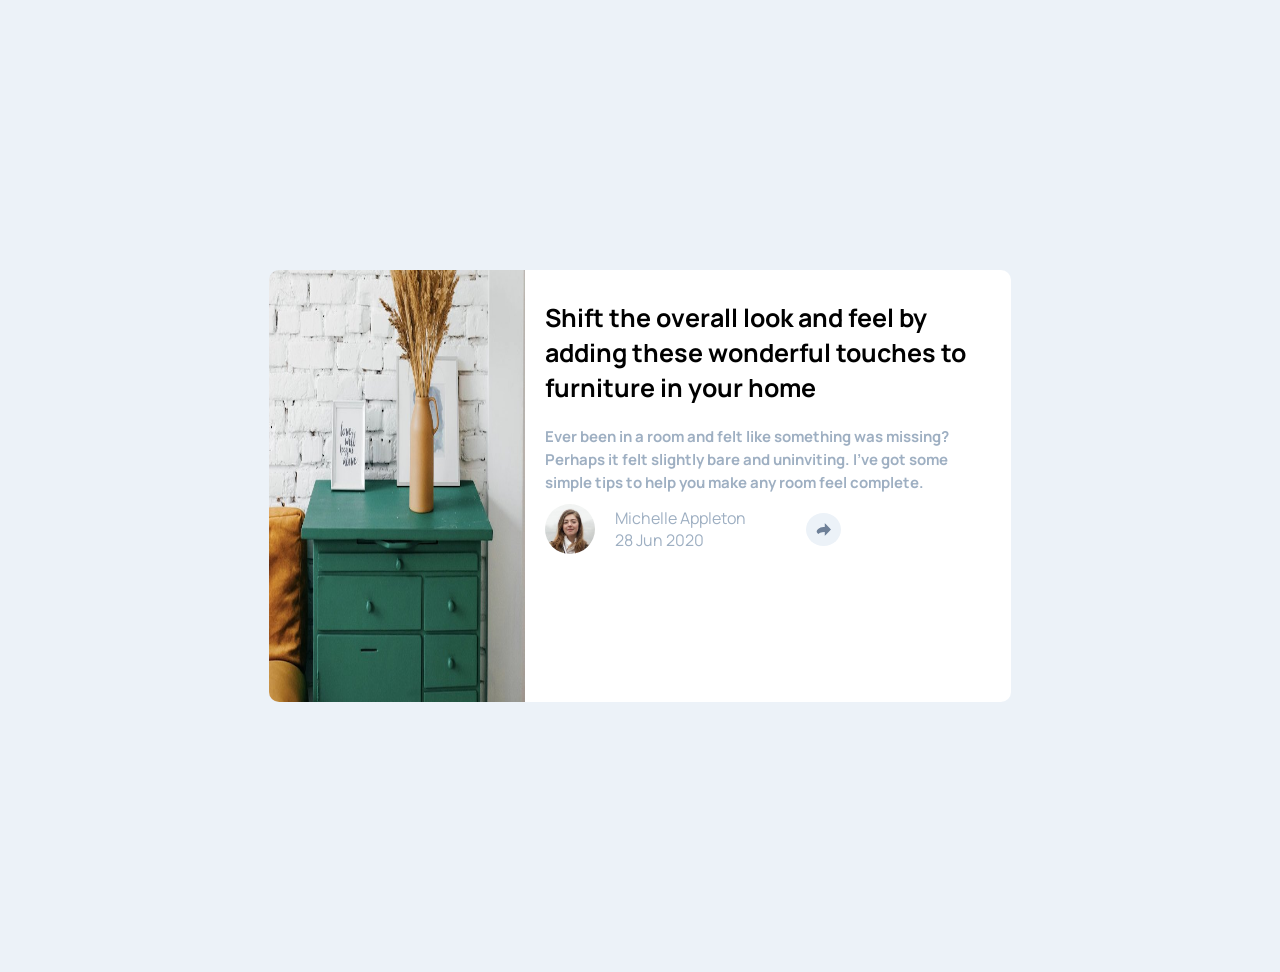
<file: Front-End Mentor Exercícios/article-preview-component-master/index.html>
<!DOCTYPE html>
<html lang="en">
<head>
  <meta charset="UTF-8">
  <meta name="viewport" content="width=device-width, initial-scale=1.0">
  <link rel="icon" type="image/png" sizes="32x32" href="./images/favicon-32x32.png">
  <link rel="stylesheet" href="./css/style.css">
  
  <title>Frontend Mentor | Article preview component</title>
</head>
<body>

  <main>
    <section class="main-content">
      <img id="drawers-img" src="./images/drawers.jpg">

      <div class="content-text">
        <h1>
          Shift the overall look and feel by adding these wonderful 
          touches to furniture in your home
        </h1>

        <h2>
          Ever been in a room and felt like something was missing? Perhaps 
          it felt slightly bare and uninviting. I’ve got some simple tips 
          to help you make any room feel complete.
        </h2>

        
      <div class="content-owner">
        <img id="owner-img" src="./images/avatar-michelle.jpg">
          <div class="content-owner-name">
            <span>Michelle Appleton</span>
            <span>28 Jun 2020</span>
          </div>
          <div class="desaparece" id="share-itens">
            <span id="share-description">S H A R E</span>
            <img id="facebook-icon" src="./images/icon-facebook.svg">
            <img id="twitter-icon" src="./images/icon-twitter.svg">
            <img id="pinterest-icon" src="./images/icon-pinterest.svg">
          </div>
          <img id="share-icon" src="./images/icon-share.svg">
        </div>
      </div>


    </section>
  </main>
  <script src="./app/main.js"></script>
</body>
</html>
</file>
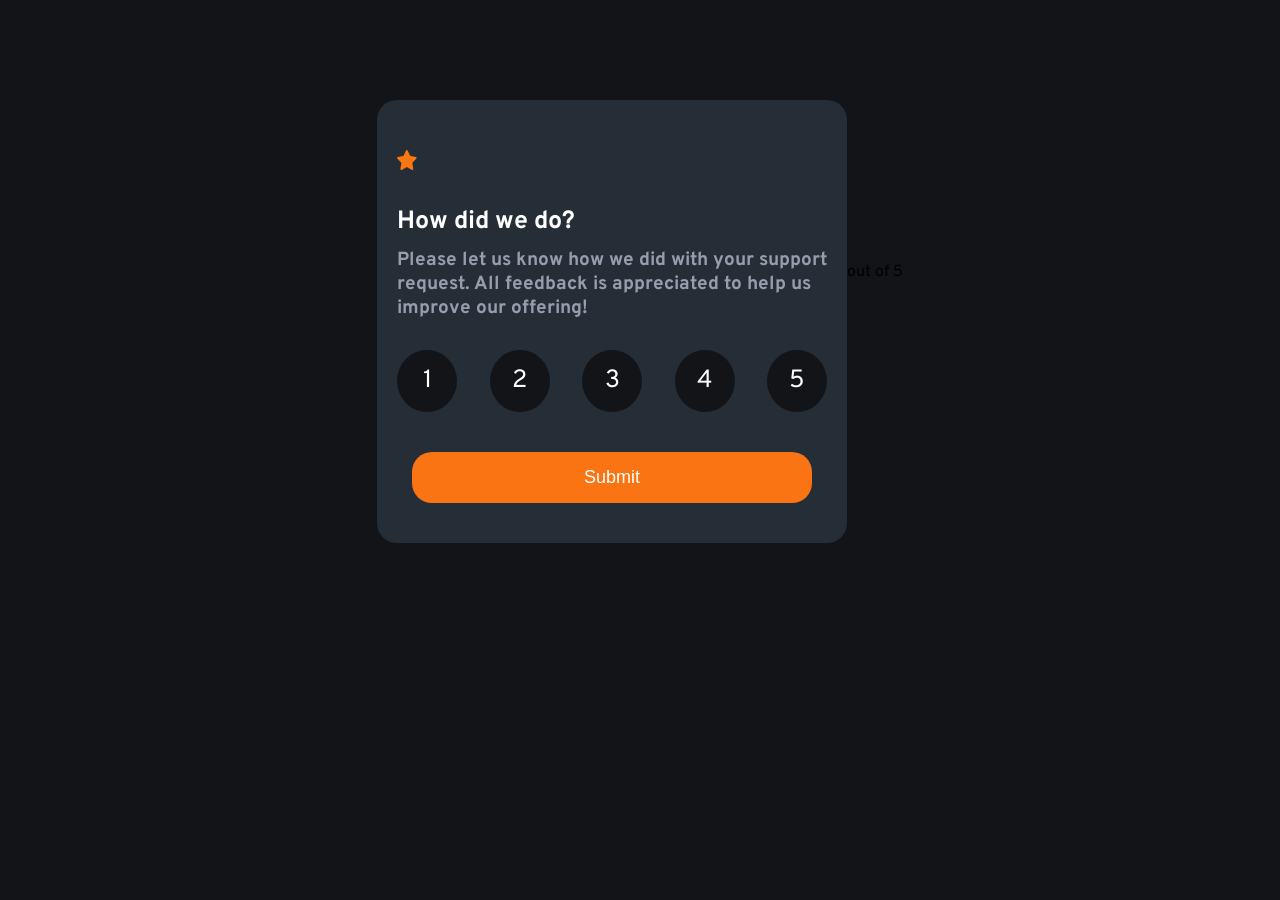
<file: Front-End Mentor Exercícios/interactive-rating-component-main/index.html>
<!DOCTYPE html>
<html lang="en">
<head>
  <meta charset="UTF-8">
  <meta name="viewport" content="width=device-width, initial-scale=1.0"> <!-- displays site properly based on user's device -->

  <link rel="icon" type="image/png" sizes="32x32" href="./images/favicon-32x32.png">
  <link rel="stylesheet" href="./css/index.css">
  
  <title>Frontend Mentor | Interactive rating component</title>

  <!-- Feel free to remove these styles or customise in your own stylesheet 👍 -->
  <style>
    .attribution { font-size: 11px; text-align: center; }
    .attribution a { color: hsl(228, 45%, 44%); }
  </style>
</head>
<body>
  <main>
    <section class="main-content">
      <img class="star-image" src="./images/icon-star.svg">

      <div class="final-rating">
        
      </div>

      <div class="description">

      <h1 id="h1-description">How did we do?</h1>
      <h2 id="h2-description">Please let us know how we did with your support<br> request. All feedback is appreciated 
        to help us<br> improve our offering!</h2>
      
      </div>

      <div class="rating">

     
      <form id="form">

        <div class="numbers">
          <span span class="number">1</span>
          <span class="number">2</span>
          <span class="number">3</span>
          <span class="number">4</span>
          <span class="number">5</span>
        </div>

        <div class="submit">
          <button type="submit" id="submit-btn">Submit</button>
        </div>
      </form>
      
      
      </div>
    </section>
  </main>

  <!-- Rating state start -->

  <!-- Rating state end -->

  <!-- Thank you state start -->

  <!--You selected <!-- Add rating here --> out of 5

  <!--Thank you!

  <!-- We appreciate you taking the time to give a rating. If you ever need more support, 
  don’t hesitate to get in touch! 

  <!-- Thank you state end -->
  <script src="./js/index.js"></script>
</body>
</html>
</file>
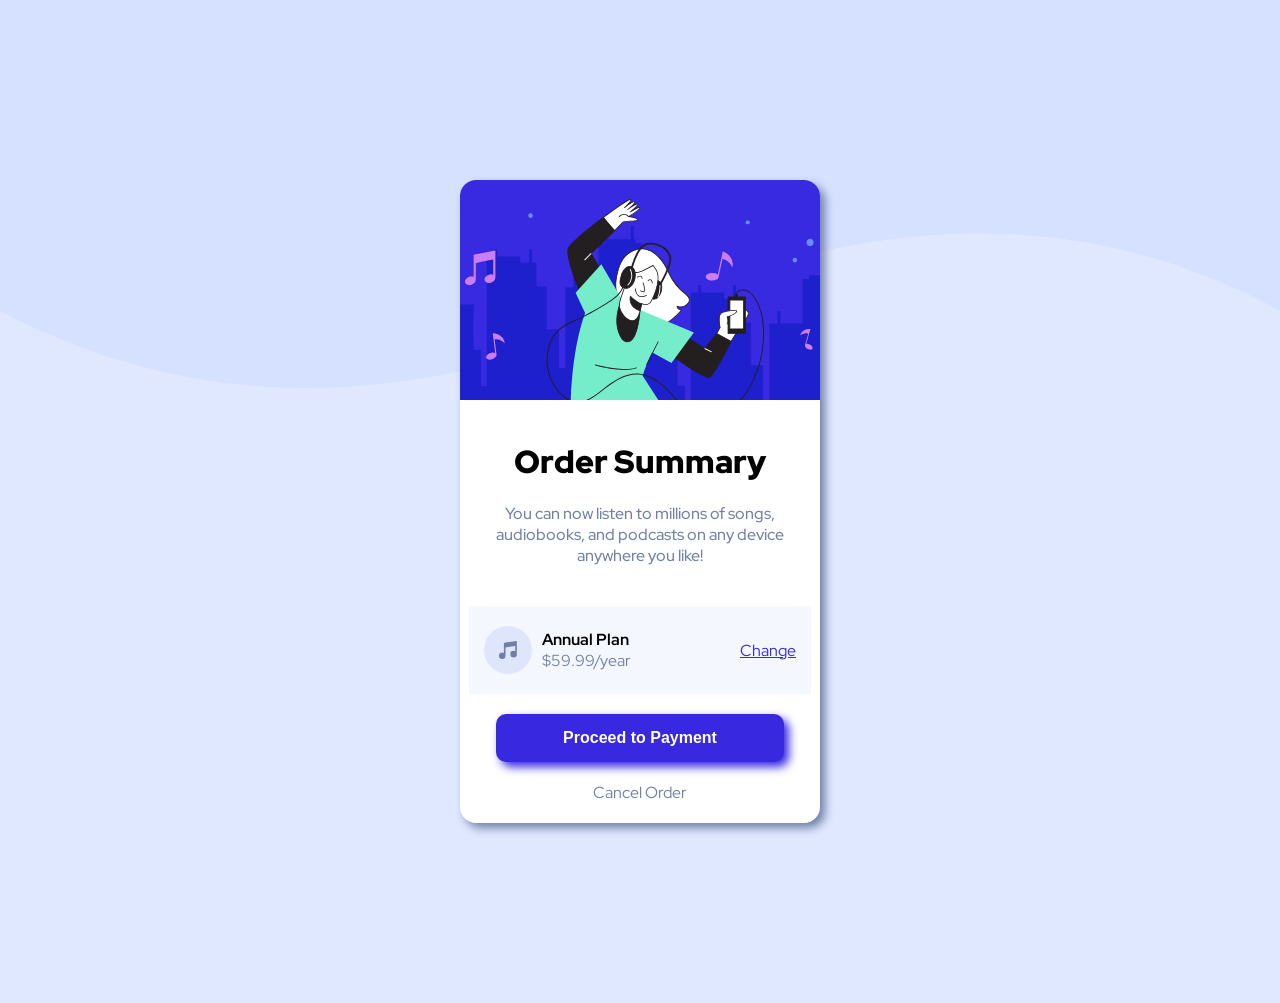
<file: Front-End Mentor Exercícios/order-summary-component-main/index.html>
<!DOCTYPE html>
<html lang="en">
<head>
  <meta charset="UTF-8">
  <meta name="viewport" content="width=device-width, initial-scale=1.0"> <!-- displays site properly based on user's device -->

  <link rel="icon" type="image/png" sizes="32x32" href="./images/favicon-32x32.png">
  <link rel="preconnect" href="https://fonts.googleapis.com">
  <link rel="preconnect" href="https://fonts.gstatic.com" crossorigin>
  <link href="https://fonts.googleapis.com/css2?family=Red+Hat+Display:wght@500;700;900&display=swap" rel="stylesheet">
  <title>Frontend Mentor | Order summary card</title>
  <link rel="stylesheet" href="./css/styles.css">
</head>
<body>  
    <main>
      <section class="container">
        <img src="./images/illustration-hero.svg">
        <div class="container__title">
          <h1>Order Summary</h1>
        <span>You can now listen to millions of songs,<br>audiobooks, and podcasts on any device<br>anywhere you like!</span>
        </div>

        <div class="container__plan">
          <div class="container__plan--all">
            <img src="./images/icon-music.svg">
          <div class="container__plan--price">
            <h3>Annual Plan</h3>
            <span>$59.99/year</span>
          </div>
        </div>
          <a href="#">Change</a>
        </div>

        <div class="container__payment">
          <button>Proceed to Payment</button>
          <a>Cancel Order</a>
        </div>

      </section>
    </main>
</body>  
</html>
</file>
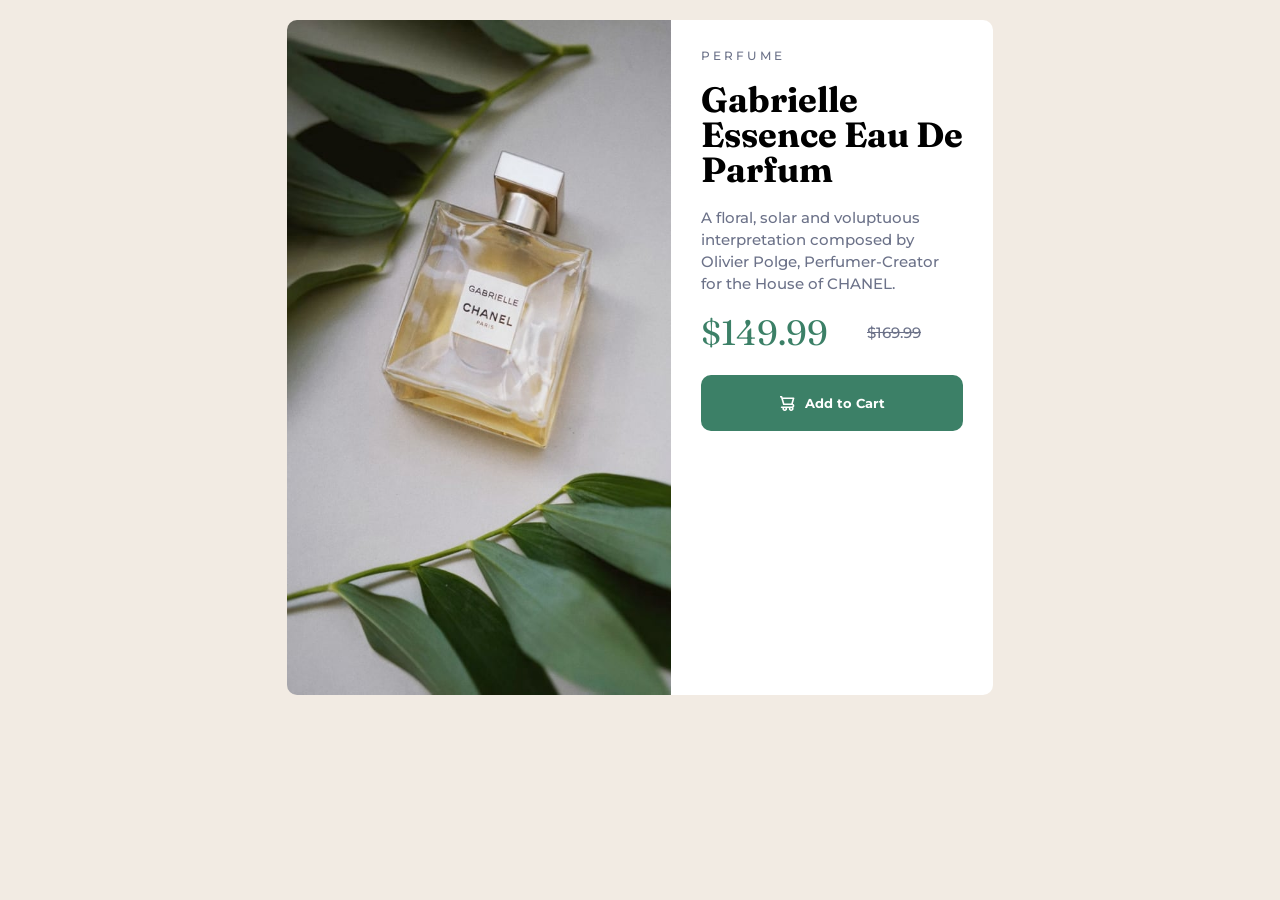
<file: Front-End Mentor Exercícios/product-preview-card-component-main/index.html>
<!DOCTYPE html>
<html lang="en">

<head>
  <meta charset="UTF-8">
  <meta name="viewport" content="width=device-width, initial-scale=1.0">
  <!-- displays site properly based on user's device -->
  <link rel="icon" type="image/png" sizes="32x32" href="./images/favicon-32x32.png">
  <link rel="preconnect" href="https://fonts.googleapis.com">
  <link rel="preconnect" href="https://fonts.gstatic.com" crossorigin>
  <link
    href="https://fonts.googleapis.com/css2?family=Fraunces:opsz,wght@9..144,700&family=Montserrat:wght@500;700&display=swap"
    rel="stylesheet">
  <link rel="stylesheet" href="./css/reset.css">
  <link rel="stylesheet" href="./css/styles.css">
  <title>Frontend Mentor | Product preview card component</title>
</head>

<body>
  <main>
    <section class="essence">
      <div class="container">
        <img alt="Imagem do produto a ser vendido" class="essence__image" src="./images/image-product-desktop.jpg">
        <div class="essence__content">
          <div class="essence__perfume">
            <h1>P e r f u m e</h1>
            <h2 class="essence__perfume--title">Gabrielle <br> Essence Eau De <br> Parfum</h2>
            <h3 class="essence__perfume--subtitle"> A floral, solar and voluptuous <br> interpretation composed by <br> Olivier
              Polge, Perfumer-Creator <br> for the House of CHANEL.
            </h3>
          </div>
          <div class="essence__prices">
            <p class="essence__prices--main">$149.99</p>
            <p class="essence__prices--sale">$169.99</p>
          </div>
          <button class="essence__button">
            <a>Add to Cart</a>
          </button>
        </div>
      </div>
    </section>
  </main>
</body>

</html>
</file>
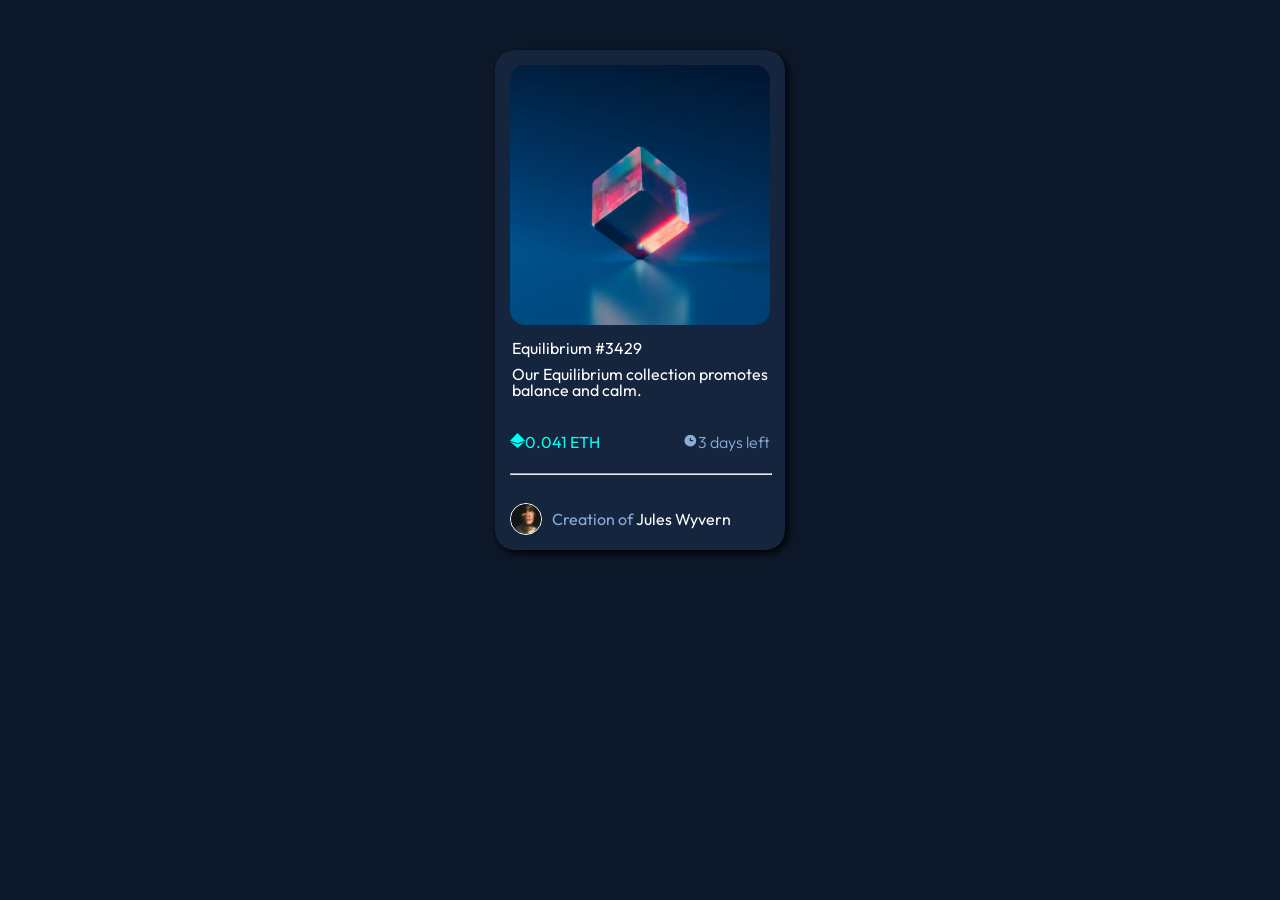
<file: Front-End Mentor Exercícios/nft-preview-card-component-main/nft-preview-card-component-main/index.html>
<!DOCTYPE html>
<html lang="pt-br">

<head>
  <meta charset="UTF-8">
  <meta name="viewport" content="width=device-width, initial-scale=1.0">
  <link rel="icon" type="image/png" sizes="32x32" href="./images/favicon-32x32.png">
  <link rel="preconnect" href="https://fonts.googleapis.com">
  <link rel="preconnect" href="https://fonts.gstatic.com" crossorigin>
  <link href="https://fonts.googleapis.com/css2?family=Outfit:wght@300;400;600&display=swap" rel="stylesheet">
  <link rel="stylesheet" href="./css/reset.css">
  <link rel="stylesheet" href="./css/styles.css">
  <title>Frontend Mentor | NFT preview card component</title>
</head>

<body>
  <main>
    <section class="equilibrium">
        <img src="./images/image-equilibrium.jpg" class="equilibrium__img" alt="Equilibrium NFT Image">
      <div class="equilibrium__texts">
        <h1>Equilibrium #3429</h1>
        <h2>Our Equilibrium collection promotes <br> balance and calm.</h2>
      </div>
      <div class="equilibrium__stats">
        <p class="equilibrium__stats--eth">0.041 ETH</p>
        <p class="equilibrium__stats--days">3 days left</p>
      </div>
      <hr class="line">
      <div class="equilibrium__creator">
        <img src="./images/image-avatar.png" class="equilibrium__creator--img" alt="Jules Wyvern Image">
        <p class="equilibrium__creator--name"><span class="equilibrium__creator--creation">Creation of</span> Jules
          Wyvern</p>
      </div>
    </section>
  </main>

</body>

</html>
</file>
<file: Front-End Mentor Exercícios/article-preview-component-master/css/style.css>
@import url('https://fonts.googleapis.com/css2?family=Manrope:wght@500;700&display=swap');

:root {
    --VeryDarkGrayishBlue: hsl(217, 19%, 35%);
    --DesaturatedDarkBlue: hsl(214, 17%, 51%);
    --GrayishBlue: hsl(212, 23%, 69%);
    --LightGrayishBlue: hsl(210, 46%, 95%);
    --font: 'Manrope', sans-serif;
}

*{
    margin: 0;
    padding: 0;
    box-sizing: border-box;
}

body {
    display: flex;
    justify-content: center;
    margin: 0 auto;
    background-color: var(--LightGrayishBlue);
    font-family: var(--font);
}

.main-content {
    display: flex;
    align-items: center;
    justify-content: center;
    margin: 30vh 10vw;
}

.content-text {
    display: flex;
    justify-content: flex-start;
    flex-direction: column;
    align-items: flex-start;
    background-color: white;
    width: 38vw;
    height: 48vh;
    padding: 20px;
    border-top-right-radius: 10px;
    border-bottom-right-radius: 10px;
}

.content-text h1 {
    margin: 10px 0;
    font-size: 25px;
}

.content-text h2 {
    font-size: 15px;
    margin: 10px 0;
    line-height: 23px;
    color: var(--GrayishBlue);
}

.content-owner {
    display: flex;
    flex-direction: row;
    align-items: center;
    width: 100%;
}

.content-owner-name {
    color: var(--GrayishBlue);
    display: flex;
    flex-direction: column;
}


#drawers-img {
    width: 20vw;
    height: 48vh;
    border-top-left-radius: 10px;
    border-bottom-left-radius: 10px;
}

#owner-img {
    height: 50px;
    border-radius: 100%;
    margin-right: 20px;
}

#share-icon {
    margin-left: 60px;
    background-color: var(--LightGrayishBlue);
    border-radius: 100%;
    padding: 10px;
}

#share-icon:hover {
    cursor: pointer;
}

#share-itens {
    padding: 10px 20px;
    width: 200px;
    background-color: var(--VeryDarkGrayishBlue);
    position: absolute;
    top: 60%;
    left: 56%;
    border-radius: 10px;
}

#share-description {
    color: white;
}

#share-description:hover {
    cursor: pointer;
}

.desaparece {
    display: none;
}

.ajuste {
    display: flex;
    justify-content: space-between;
    align-items: center;
}

@media screen and (width: 320px) {
    .main-content {
        flex-direction: column;
    }

    .content-text {
        justify-content: space-around;
        flex-direction: column;
        height: 80vh;
        width: 85vw;
        border-radius: none;
        border-bottom-left-radius: 10px;
        border-bottom-right-radius: 10px;
        border-top-left-radius: 0;
        border-top-right-radius: 0;
    }

    .content-text h1 {
        font-size: 18px;
    }

    .content-text h2 {
        font-size: 15px;
    }

    #drawers-img {
        width: 85vw;
        border-top-left-radius: 10px;
        border-top-right-radius: 10px;
        border-bottom-left-radius: 0;
    }

    .content-owner {
        display: flex;
        flex-direction: row;
        align-items: center;
        width: 100%;
        justify-content: space-between;
    }
    
    .content-owner-name {
        color: var(--GrayishBlue);
        display: flex;
        flex-direction: column;
        font-size: 15px;
    }

    #share-icon {
        background-color: var(--LightGrayishBlue);
        border-radius: 100%;
        padding: 10;
        margin: 0;
    }

    #owner-img {
        height: 50px;
        border-radius: 100%;
        margin-right: 0;
    }

    #share-itens {
        padding: 5px 20px;
        background-color: var(--VeryDarkGrayishBlue);
        position: absolute;
        top: 143%;
        left: 8%;
        height: 85px;
        width: 270px;
        border-bottom-left-radius: 10px;
        border-bottom-right-radius: 10px;
        border-top-left-radius: 0;
        border-top-right-radius: 0;
    }


}

@media screen and (width: 375px) {
    .main-content {
        flex-direction: column;
        overflow-x: hidden;
        overflow-y: hidden;
        justify-content: center;
        align-items: center;
    }

    .content-text {
        justify-content: space-around;
        flex-direction: column;
        height: 80vh;
        width: 90vw;
        border-radius: none;
        border-bottom-left-radius: 10px;
        border-bottom-right-radius: 10px;
        border-top-left-radius: 0;
        border-top-right-radius: 0;
        padding: 25px;
    }

    .content-text h1 {
        font-size: 22px;
    }

    .content-text h2 {
        font-size: 17px;
    }

    #drawers-img {
        width: 90vw;
        border-top-left-radius: 10px;
        border-top-right-radius: 10px;
        border-bottom-left-radius: 0;
    }

    .content-owner {
        display: flex;
        flex-direction: row;
        align-items: center;
        width: 100%;
        justify-content: space-between;
    }
    
    .content-owner-name {
        color: var(--GrayishBlue);
        display: flex;
        flex-direction: column;
        font-size: 15px;
    }

    #share-icon {
        background-color: var(--LightGrayishBlue);
        border-radius: 100%;
        padding: 10;
        margin: 0;
    }

    #owner-img {
        height: 50px;
        border-radius: 100%;
        margin-right: 0;
    }

    #share-itens {
        padding: 5px 20px;
        background-color: var(--VeryDarkGrayishBlue);
        position: absolute;
        top: 143%;
        left: 5%;
        height: 85px;
        width: 338px;
        border-bottom-left-radius: 10px;
        border-bottom-right-radius: 10px;
        border-top-left-radius: 0;
        border-top-right-radius: 0;
    }
}

@media screen and (width: 425px) {
    .main-content {
        flex-direction: column;
        overflow-x: hidden;
        overflow-y: hidden;
        justify-content: center;
        align-items: center;
        margin: 10vh 0;
    }

    .content-text {
        justify-content: space-around;
        flex-direction: column;
        height: 80vh;
        width: 90vw;
        border-radius: none;
        border-bottom-left-radius: 10px;
        border-bottom-right-radius: 10px;
        border-top-left-radius: 0;
        border-top-right-radius: 0;
        padding: 25px;
    }

    .content-text h1 {
        font-size: 22px;
    }

    .content-text h2 {
        font-size: 17px;
    }

    #drawers-img {
        width: 90vw;
        border-top-left-radius: 10px;
        border-top-right-radius: 10px;
        border-bottom-left-radius: 0;
    }

    .content-owner {
        display: flex;
        flex-direction: row;
        align-items: center;
        width: 100%;
        justify-content: space-between;
    }
    
    .content-owner-name {
        color: var(--GrayishBlue);
        display: flex;
        flex-direction: column;
        font-size: 15px;
    }

    #share-icon {
        background-color: var(--LightGrayishBlue);
        border-radius: 100%;
        padding: 10;
        margin: 0;
    }

    #owner-img {
        height: 50px;
        border-radius: 100%;
        margin-right: 0;
    }

    #share-itens {
        padding: 5px 20px;
        background-color: var(--VeryDarkGrayishBlue);
        position: absolute;
        top: 123%;
        left: 5%;
        height: 85px;
        width: 385px;
        border-bottom-left-radius: 10px;
        border-bottom-right-radius: 10px;
        border-top-left-radius: 0;
        border-top-right-radius: 0;
    }
}

@media screen and (width: 768px) {
    .content-text {
        width: 50vw;
        height: 55vh;
        justify-content: space-around;
    }

    #drawers-img {
        width: 35vw;
        height: 55vh;
    }

    #share-itens {
        top: 68%;
        left: 68%;
    }
}

@media screen and (width: 1024px) {
    .content-text {
        width: 50vw;
        height: 45vh;
        justify-content: space-around;
    }

    .content-text h1 {
        font-size: 30px;
        margin: 0;
    }

    .content-text h2 {
        font-size: 19px;
        line-height: 25px;
        margin: 0;
    }

    #drawers-img {
        width: 35vw;
        height: 45vh;
    }

    .content-owner-name {
        font-size: 23px;
    }

    #share-icon {
        padding: 20px;
        width: 65px;
    }

    #share-itens {
        left: 68%;
    }
}

@media screen and (width: 1440px) {
    #drawers-img {
        width: 45vh;
    }

    .content-text {
        justify-content: space-around;
    }

    .content-text h1 {
        font-size: 35px;
    }

    .content-text h2 {
        font-size: 23px;
        line-height: 30px;
    }

    .content-owner-name {
        font-size: 20px;
    }

    #share-icon {
        padding: 20px;
    }

    #share-itens {
        top: 64%;
        left: 63%;
        width: 250px;
        padding: 15px 20px;
    }

    #share-description {
        font-size: 20px;
    }

    #share-itens img {
        height: 25px;
        width: 25px;
    }
}

@media screen and (width: 2560px) {
    .content-text {
        height: 40vh;
        width: 45vw;
        justify-content: space-around;
        padding: 50px;
    }

    .content-text h1 {
        font-size: 55px;
    }

    .content-text h2 {
        font-size: 45px;
        line-height: 53px;
    }

    #owner-img {
        width: 150px;
        height: 150px;
    }

    .content-owner-name {
        font-size: 45px;
    }

    #share-icon {
        width: 110px;
        height: 100px;
        padding: 30px;
    }

    .content-owner-name {
        width: 50%;
        align-items: center;
    }

    #share-itens {
        width: 500px;
        font-size: 40px;
        padding: 17px 20px;
        top: 55%;
        left: 69%;
    }

    #share-itens img {
        width: 55px;
        height: 70px; 
    }

    #drawers-img {
        width: 38vw;
        height: 40vh;
    }
}
</file>
<file: Front-End Mentor Exercícios/interactive-rating-component-main/css/index.css>
@import url('https://fonts.googleapis.com/css2?family=Overpass:wght@400;700&display=swap');

:root {
        --fonte: 'Overpass', sans-serif;
        --primary-color: hsl(25, 97%, 53%);
        --branco: hsl(0, 0%, 100%);
        --cinza-claro: hsl(217, 12%, 63%);
        --cinza-mediano: hsl(216, 12%, 54%);
        --azul-escuro: hsl(213, 19%, 18%);
        --azul-muito-escuro: hsl(216, 12%, 8%);
}   

* {
    box-sizing: border-box;
    padding: 0;
    margin: 0;
}

body {
    background-color: hsl(216, 12%, 8%) ;
    display: flex;
    justify-content: center;
    align-items: center;
    text-align: center;
    font-family: var(--fonte);
}

.main-content {
    background-color: var(--azul-escuro);
    color: white;
    margin-top: 100px;
    padding: 20px;
    text-align: left;
    border-radius: 20px;
}

.star-image {
    height: 20px;
    width: 20px;
    margin-bottom: 30px;
    margin-top: 30px;
}

.description h1 {
    font-size: 25px;
    margin-bottom: 10px;
}

.description h2 {
    color: hsl(217, 12%, 63%);
    font-size: 19px;
    margin-bottom: 10px;
}

.rating {
    display: flex;
    flex-direction: column;
}

.numbers {
 display: flex;
 flex-direction: row;
 width: 100%;
 justify-content: space-between;
 margin: 20px 0;
}

.number {
    font-size: 25px;
    background-color: var(--azul-muito-escuro);
    padding: 15px;
    border-radius: 50%;
    width: 60px;
    text-align: center;
}

.numbers span:hover {
    cursor: pointer;
    background-color: var(--cinza-claro);
}

.submit {
    display: flex;
    justify-content: center;
    margin-bottom: 20px;
}

#submit-btn {
    background-color: var(--primary-color);
    color: white;
    border: 0;
    border-radius: 20px;
    width: 400px;
    padding: 15px;
    font-size: 18px;
    margin-top: 20px;
}

#submit-btn:hover {
    cursor: pointer;
}



.numbers-focus {
    font-size: 25px;
    background-color: var(--cinza-claro);
    padding: 15px;
    border-radius: 50%;
    width: 60px;
    text-align: center;
}

.thank-div {
    display: flex;
    flex-direction: column;
    justify-content: center;
    text-align: center;
    margin-top: 50px;
    border-radius: 20px;
    background-color: var(--azul-escuro);
    padding: 20px;
}

.thank-img-number {
    display: flex;
    flex-direction: column;
    justify-content: center;
    align-items: center;
    text-align: center;
}

.thank-svg {
    margin: 10px 0;
}

.selected-number {
    color: var(--primary-color);
    background-color: var(--azul-muito-escuro);
    border-radius: 10px;
    width: 300px;
    text-align: center;
    margin: 20px 0px;
    padding: 2px;

}

.h1-thank {
    color: white;
    font-weight: bolder;
    font-size: 30px;
    margin-top: 20px;
    margin-bottom: 5px;
}

.h2-subtitle {
    color: var(--cinza-claro);
    font-weight: lighter;
    font-size: 15px;
    margin: 5px 0;
    padding: 10px;
    line-height: 25px
}

.some {
    display: none;
}

@media screen and (max-width: 425px) {

    body {
        display: flex;
        flex-direction: column;
        justify-content: center;
        align-items: center;
    }

    .main-content {
        padding: 10px;
        width: 90vw;
        font-size: 10px;    
        margin: 0 auto;
    }
    
    .number {
        font-size: 15px;
        background-color: var(--azul-muito-escuro);
        padding: 15px;
        border-radius: 50%;
        width: 55px;
        text-align: center;
        margin-left: 2px;
    }

    .numbers-focus {
        font-size: 15px;
        padding: 15px;
        border-radius: 50%;
        width: 55px;
        text-align: center;
        margin-left: 2px;
    }

    .thank-div {
        display: flex;
        flex-direction: column;
        justify-content: center;
        text-align: center;
        margin-top: 50px;
        border-radius: 20px;
        background-color: var(--azul-escuro);
        padding: 20px;
        width: 90vw;
    }

    .selected-number {
        color: var(--primary-color);
        background-color: var(--azul-muito-escuro);
        border-radius: 10px;
        width: 200px;
        text-align: center;
        margin: 20px 0px;
        padding: 2px;
    }

    .h2-subtitle {
        color: var(--cinza-claro);
        font-weight: lighter;
        font-size: 15px;
        margin: 5px 0;
        padding: 30px;
        line-height: 19px
    }
}

@media screen and (width: 768px) {
    .main-content {
        margin: 50px auto;
    }

    .h2-subtitle {
        font-size: 25px;
    }
}

@media screen and (width: 1024px) {
    .main-content {
        height: 43vh;
    }

    .number {
        font-size: 25px;
        background-color: var(--azul-muito-escuro);
        padding: 15px;
        border-radius: 50%;
        width: 55px;
        text-align: center;
        margin-left: 2px;
    }

    .numbers-focus {
        padding: 15px;
        border-radius: 50%;
        width: 55px;
        text-align: center;
        margin-left: 2px;
        font-size: 25px;
    }

    .description h1 {
        font-size: 40px;
    }

    .description h2 {
        font-size: 25px;
    }

    .thank-div {
        display: flex;
        flex-direction: column;
        justify-content: center;
        text-align: center;
        margin-top: 50px;
        border-radius: 20px;
        background-color: var(--azul-escuro);
        padding: 20px;
        width: 50vw;
    }
    

    .selected-number {
        color: var(--primary-color);
        background-color: var(--azul-muito-escuro);
        border-radius: 10px;
        width: 300px;
        text-align: center;
        margin: 20px 0px;
        padding: 5px;
        font-size: 25px;
    }

    .h1-thank {
        font-size: 45px;
    }

    .h2-subtitle {
        color: var(--cinza-claro);
        font-weight: lighter;
        font-size: 30px;
        margin: 5px 0;
        padding: 30px;
        line-height: 40px
    }
}

@media screen and (width: 2560px) {
    body {
        display: flex;
        flex-direction: column;
        justify-content: center;
        align-items: center;
    }

    .main-content {
        padding: 30px;
        width: 70vw;
        font-size: 10px;    
        margin-top: 10vh;
        height: 45vh;
    }

    .description {
        margin-left: 20px;
    }

    .star-image {
        height: 50px;
        width: 50px;
        margin: 30px 0;
        margin-left: 20px;
    }

    .numbers {
        width: 100%;
        justify-content: space-around;
        text-align: center;
        align-items: center;
        margin: 50px 0;
    }
    
    .number {
        display: flex;
        align-items: center;
        justify-content: center;
        font-size: 50px;
        padding: 50px;
        text-align: center;
        border-radius: 100%;
        margin: 0;
        width: 150px;
    }

    .numbers-focus {
        display: flex;
        align-items: center;
        justify-content: center;
        font-size: 50px;
        padding: 50px;
        text-align: center;
        border-radius: 100%;
        margin: 0;
        width: 150px;
    }

    .description h1 {
        font-size: 70px;
        margin-bottom: 10px;
    }

    .description h2 {
        font-size: 50px;
        margin-bottom: 10px;
    }

    #submit-btn {
        padding: 2rem;
        font-size: 65px;
        width: 70%;
        margin-top: 60px;
    }

    .thank-div {
        display: flex;
        flex-direction: column;
        justify-content: center;
        text-align: center;
        margin-top: 20vh;
        border-radius: 50px;
        background-color: var(--azul-escuro);
        padding: 20px;
        width: 50vw;
        height: 60vh;
    }
    

    .selected-number {
        color: var(--primary-color);
        background-color: var(--azul-muito-escuro);
        border-radius: 20px;
        width: 700px;
        text-align: center;
        margin: 40px 0px;
        padding: 10px;
        font-size: 50px;
    }

    .h1-thank {
        font-size: 100px;
    }

    .h2-subtitle {
        color: var(--cinza-claro);
        font-weight: lighter;
        font-size: 75px;
        margin: 5px 0;
        padding: 30px;
        line-height: 75px
    }

    .thank-svg{
        width: 600px;
        height: 450px;
}

}
</file>
<file: Front-End Mentor Exercícios/order-summary-component-main/css/styles.css>
* {
    margin: 0;
    padding: 0;
    box-sizing: border-box;
}

body {
    background-image: url(pattern-background-desktop.svg);
    background-color: hsl(225, 100%, 94%);
    background-repeat: no-repeat;
    background-size: contain;
    display: flex;
    justify-content: center;
    align-items: center;
    font-family: 'Red Hat Display', sans-serif;

}

main {
    margin: 20vh 0;
}


.container {
    background: white;
    border-radius: 1rem;
    box-shadow: 5px 5px 10px hsl(224, 23%, 55%);
    display: flex;
    justify-content: center;
    align-items: center;
    flex-direction: column;
    padding-bottom: 20px        ;
    overflow: hidden;
    width: 80%;
    margin: 0 auto;
}

.container__title {
    display: flex;
    flex-direction: column;
    text-align: center;
    align-items: center;
    margin: 20px 0
}

.container__title h1 {
    font-size: 2rem;
    margin: 20px 0;
    font-weight: 900;
}

.container__title span {
    font-weight: 500;
    font-size: 16px;
    color: hsl(224, 23%, 55%)
}

.container__plan {
    display: flex;
    flex-direction: row;
    width: 95%;
    margin: 20px 0;
    align-items: center;
    justify-content: space-between;
    background-color:hsl(225, 100%, 98%);
    padding: 20px 15px;
}


.container__plan--all {
    display: flex;
    align-items: center;
    justify-content: space-between;
}

.container__plan--price {
    margin-left: 10px;
}

.container__plan--price h3 {
    font-weight: bolder;
    font-size: 16px;
}

.container__plan--price span {
    color: hsl(224, 23%, 55%)
}

.container__plan a {
    color: hsl(245, 75%, 52%);
}

.container__plan a:hover {
    cursor: pointer;
    opacity: 0.7;;
}

.container__payment {
    display: flex;
    flex-direction: column;
    align-items: center;
    justify-content: center;
    width: 100%;
}

.container__payment button {
    background-color: hsl(245, 75%, 52%);
    border: none;
    padding: 15px;
    font-size: 16px;
    color: white;
    border-radius: 10px;
    width: 80%;
    font-weight: 700;
    box-shadow: 5px 5px 10px hsl(245, 75%, 52%);
    margin-bottom: 20px;
}

.container__payment button:hover {
    cursor: pointer;
    opacity: 0.8;
}

.container__payment a {
    color: hsl(224, 23%, 55%);
}

.container__payment a:hover {
    color: black;
    cursor: pointer;
}

@media screen and (max-width: 900px) {
    body {
        background-image: url(pattern-background-mobile.svg);
        background-repeat: no-repeat;
    }
}

@media screen and (max-width: 375px) {
    .container {
        width: 90vw;
        overflow-x: hidden;
        margin: 0 auto;
        text-align: center;
        align-items: center;
    }
}
</file>
<file: Front-End Mentor Exercícios/product-preview-card-component-main/css/styles.css>
* {
    margin: 0;
    padding: 0;
    box-sizing: border-box;
}

body {
    background: hsl(30, 38%, 92%);
}

/*Container*/

.container {
    display: grid;
    grid-template-areas:
    "img content"
    "img content";
    gap: 0;
    justify-content: center;
    margin-top: 20vh;
}


.essence__image {
    grid-area: img;
    height: 60vh;
    width: 20vw;
    border-top-left-radius: 10px;
    border-bottom-left-radius: 10px;
}

/*Conteúdo principal*/

.essence__content {
    grid-area: content;
    background: white;
    display: flex;
    flex-direction: column;
    padding: 30px;
    border-top-right-radius: 10px;
    border-bottom-right-radius: 10px;
}

.essence__perfume h1 {
    text-transform: uppercase;
    font-family: 'Montserrat', sans-serif;
    font-weight: 500;
    color: hsl(228, 12%, 48%);
    margin-bottom: 20px;
    font-size: 12px;

}

.essence__perfume--title {
    font-family: 'Fraunces', serif;
    font-weight: 700;
    font-size: 35px;
    margin-bottom: 20px;
}

.essence__perfume--subtitle {
    font-family: 'Montserrat', sans-serif;
    font-weight: 500;
    color: hsl(228, 12%, 48%);
    font-size: 15px;
    margin-bottom: 20px;
    line-height: 22px;
}

.essence__prices {
    grid-area: content;
    display: flex;
    justify-content: space-between;
    width: 220px;
    margin-bottom: 25px;
    align-items: center;
}

.essence__prices--main {
    font-family: 'Fraunces', serif;
    color: hsl(158, 36%, 37%);
    font-size: 35px;
}

.essence__prices--sale {
    font-family: 'Montserrat', sans-serif;
    font-weight: 500;
    color: hsl(228, 12%, 48%);
    font-size: 15px;
    text-decoration: line-through;
}

/*Botão*/

.essence__button {
    grid-area: content;
    background: hsl(158, 36%, 37%);
    border: none;
    border-radius: 10px;
    padding: 20px;
    align-items: center;
    display: flex;
    justify-content: center;
    gap: 10px
}

.essence__button:hover {
    background-color: hsl(158, 48%, 21%);
    cursor: pointer;
}

.essence__button::before {
    display: inline-flex;
    content: '';
    background-image: url('./icon-cart.svg');
    background-size: 15px 15px;
    height: 15px;
    width: 15px;
}

.essence__button a {
    font-family: 'Montserrat', sans-serif;
    font-weight: 700;
    color: white;
}

/*Responsivo*/

@media screen and (max-width: 540px) {
    .container {
        display: flex;
        flex-direction: column;
        justify-content: center;
        padding: 0;
        margin: 0 auto;
        width: 95vw;
        margin-top: 20px;
        margin-bottom: 20px;
    }


    .essence__content {
        border-bottom-left-radius: 10px;
        border-bottom-right-radius: 10px;
        border-top-left-radius: 0;
        border-top-right-radius: 0;
    }

    .essence__image {
        width: 95vw;
        height: 26vh;
        border-top-left-radius: 10px;
        border-top-right-radius: 10px;
}

}


    @media screen and (min-width: 768px) {
        .essence__image{
            width: 50vw;
            height: 75vh;
            border-bottom-left-radius: 10px;
            border-top-left-radius: 10px;
        }

        .container{
            margin-top: 20px;
            margin-bottom: 20px;
        }
    }


    @media screen and (min-width: 820px) {

        .essence__image {
            width: 50vw;
            height: 45vh;
            border-bottom-left-radius: 10px;
            border-top-left-radius: 10px;
        }
    }

    @media screen and (min-width: 1024px) {
        .essence__image {
            height: 75vh;
            width: 30vw;
        }
    }
</file>
<file: Front-End Mentor Exercícios/nft-preview-card-component-main/nft-preview-card-component-main/css/styles.css>
body {
    background-color: hsl(217, 54%, 11%)
}

main {
    display: flex;
    justify-content: center;
}

.equilibrium {
    background-color: hsl(216, 50%, 16%);
    display: flex;
    align-items: center;
    flex-direction: column;
    padding: 15px 15px;
    box-shadow: 3px 3px 10px black;
    border-radius: 20px;
    margin-top: 50px;
}

.equilibrium__img {
    width: 260px;
    border-radius: 15px;
}

.equilibrium__texts {
    color: white;
    margin-top: 15px;
}

.equilibrium__texts h1 {
    font-family: 'Outfit', sans-serif;
    margin-bottom: 10px;
}

.equilibrium__texts h2 {
    font-family: 'Outfit', sans-serif;
    margin-bottom: 20px;
}

.equilibrium__stats {
    font-family: 'Outfit', sans-serif;
    display: flex;
    justify-content: space-between;
    width: 100%;
    margin: 15px 0;
}

.equilibrium__stats--eth {
    color: hsl(178, 100%, 50%)
}

.equilibrium__stats--eth::before {
    display: inline-flex;
    content: '';
    background-image: url('icon-ethereum.svg');
    background-size: 15px 15px;
    width: 15px;
    height: 15px;
}

.equilibrium__stats--days {
    color: hsl(215, 51%, 70%);
    font-weight: 300;
}

.equilibrium__stats--days::before {
    display: inline-flex;
    content: '';
    background-image: url('icon-clock.svg');
    background-size: 15px 15px;
    width: 15px;
    height: 15px;
}

.line {
    color: hsl(215, 51%, 70%);
    width: 100%;
}

.equilibrium__creator {
    display: flex;
    justify-content: flex-start;
    align-items: center;
    width: 100%;
    margin-top: 20px;
}

.equilibrium__creator--img {
    border: 1px solid white;
    border-radius: 100%;
    height: 30px;
}

.equilibrium__creator--name {
    margin-left: 10px;
    font-family: 'Outfit', sans-serif;
    color: white;
}

.equilibrium__creator--creation {
    color: hsl(215, 51%, 70%);;
}
</file>
